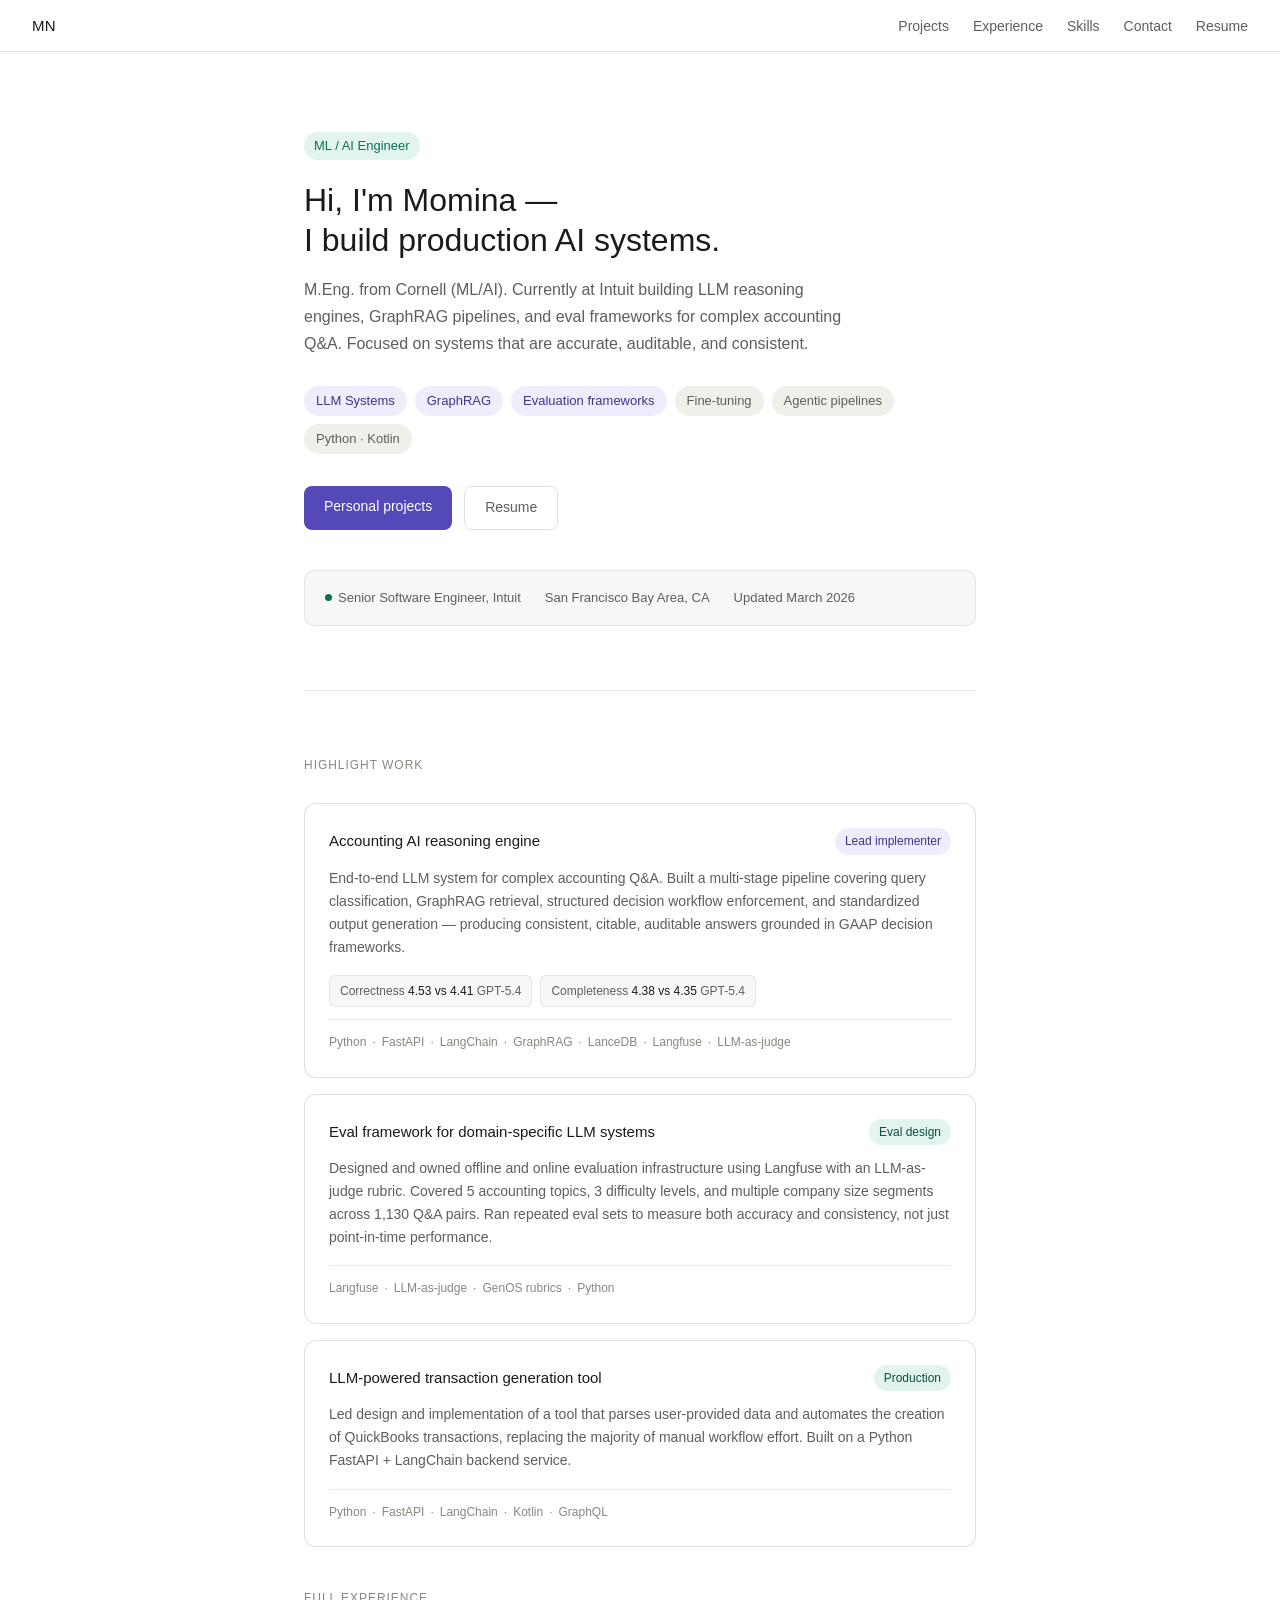
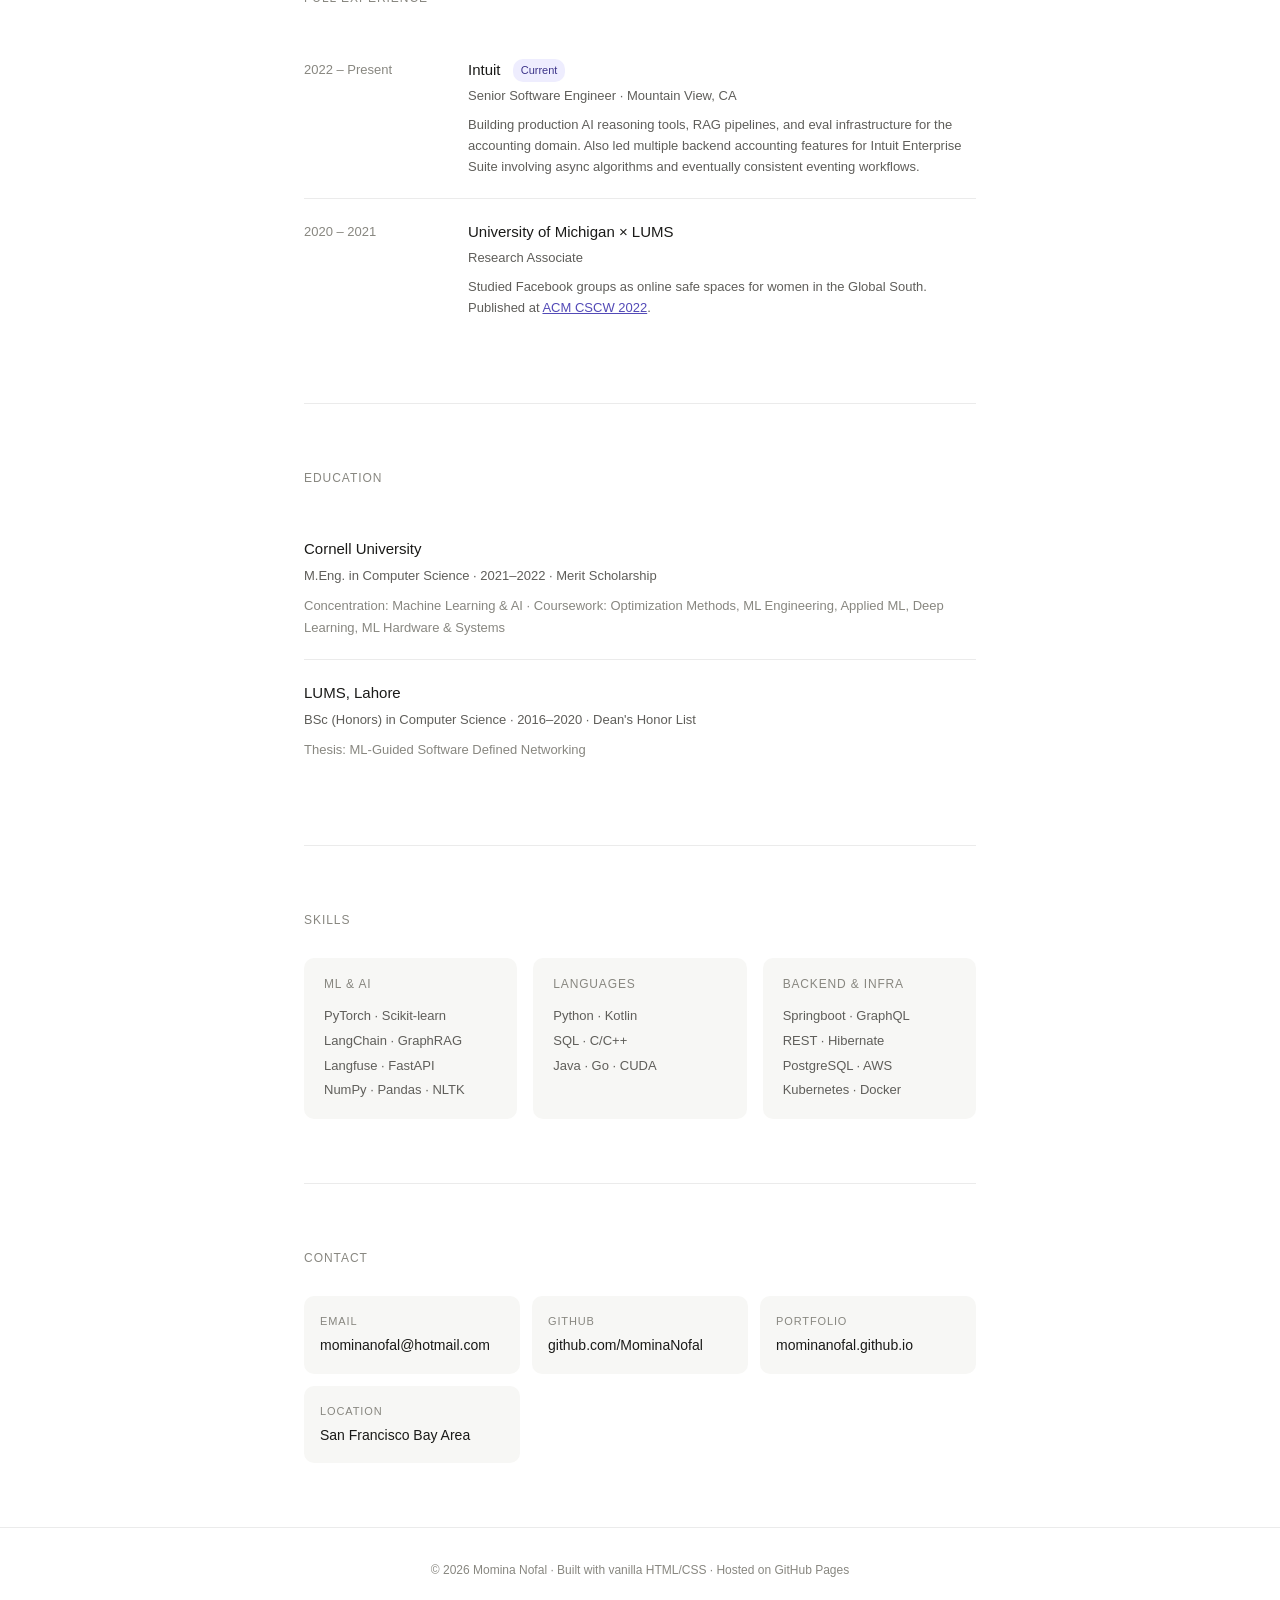
<file: index.html>
<!DOCTYPE html>
<html lang="en">
<head>
<meta charset="UTF-8">
<meta name="viewport" content="width=device-width, initial-scale=1.0">
<title>Momina Nofal — ML/AI Engineer</title>
<style>
  *, *::before, *::after { box-sizing: border-box; margin: 0; padding: 0; }
  :root {
    --bg: #ffffff; --bg2: #f7f7f5; --bg3: #f0efe9;
    --text: #1a1a18; --text2: #5f5e5a; --text3: #888780;
    --border: rgba(0,0,0,0.12); --border2: rgba(0,0,0,0.08);
    --accent: #534AB7; --accent-bg: #EEEDFE; --accent-text: #3C3489;
    --teal: #0F6E56; --teal-bg: #E1F5EE; --teal-text: #085041;
    --tag-bg: #f0efe9; --tag-text: #5f5e5a;
  }
  @media (prefers-color-scheme: dark) {
    :root {
      --bg: #1c1c1a; --bg2: #242422; --bg3: #2c2c2a;
      --text: #f0efe9; --text2: #b4b2a9; --text3: #888780;
      --border: rgba(255,255,255,0.1); --border2: rgba(255,255,255,0.06);
      --accent: #AFA9EC; --accent-bg: #26215C; --accent-text: #CECBF6;
      --teal: #5DCAA5; --teal-bg: #04342C; --teal-text: #9FE1CB;
      --tag-bg: #2c2c2a; --tag-text: #b4b2a9;
    }
  }
  body { font-family: -apple-system, BlinkMacSystemFont, 'Segoe UI', sans-serif; background: var(--bg); color: var(--text); font-size: 15px; line-height: 1.7; }
  nav { position: sticky; top: 0; background: var(--bg); border-bottom: 0.5px solid var(--border); z-index: 100; padding: 0 2rem; display: flex; align-items: center; justify-content: space-between; height: 52px; }
  .nav-logo { font-weight: 500; font-size: 15px; text-decoration: none; color: var(--text); letter-spacing: 0.02em; }
  .nav-links { display: flex; gap: 1.5rem; list-style: none; }
  .nav-links a { text-decoration: none; color: var(--text2); font-size: 14px; transition: color 0.15s; }
  .nav-links a:hover { color: var(--text); }
  main { max-width: 720px; margin: 0 auto; padding: 0 1.5rem; }
  section { padding: 4rem 0; border-bottom: 0.5px solid var(--border2); }
  section:last-child { border-bottom: none; }

  /* Hero */
  .hero { padding-top: 5rem; padding-bottom: 4rem; }
  .hero-label { font-size: 13px; color: var(--teal); background: var(--teal-bg); padding: 3px 10px; border-radius: 20px; display: inline-block; margin-bottom: 1.25rem; font-weight: 500; }
  .hero h1 { font-size: 2rem; font-weight: 500; line-height: 1.25; margin-bottom: 1rem; color: var(--text); }
  .hero-sub { font-size: 16px; color: var(--text2); margin-bottom: 1.75rem; max-width: 560px; line-height: 1.7; }
  .tag-row { display: flex; flex-wrap: wrap; gap: 8px; margin-bottom: 2rem; }
  .tag { background: var(--tag-bg); color: var(--tag-text); font-size: 13px; padding: 4px 12px; border-radius: 20px; }
  .tag.accent { background: var(--accent-bg); color: var(--accent-text); }
  .btn-row { display: flex; gap: 12px; flex-wrap: wrap; }
  .btn { display: inline-block; padding: 9px 20px; border-radius: 8px; font-size: 14px; font-weight: 500; text-decoration: none; transition: opacity 0.15s; }
  .btn-primary { background: var(--accent); color: #fff; }
  .btn-primary:hover { opacity: 0.88; }
  .btn-secondary { border: 0.5px solid var(--border); color: var(--text2); }
  .btn-secondary:hover { background: var(--bg2); }
  .status-bar { margin-top: 2.5rem; padding: 1rem 1.25rem; background: var(--bg2); border-radius: 10px; border: 0.5px solid var(--border2); font-size: 13px; color: var(--text2); display: flex; gap: 1.5rem; flex-wrap: wrap; }
  .status-item { display: flex; align-items: center; gap: 6px; }
  .dot { width: 7px; height: 7px; border-radius: 50%; background: var(--teal); display: inline-block; }

  /* Highlight work */
  .section-label { font-size: 12px; font-weight: 500; letter-spacing: 0.08em; color: var(--text3); text-transform: uppercase; margin-bottom: 1.75rem; }
  .work-card { background: var(--bg); border: 0.5px solid var(--border); border-radius: 12px; padding: 1.5rem; margin-bottom: 1rem; }
  .work-card-header { display: flex; justify-content: space-between; align-items: flex-start; gap: 1rem; margin-bottom: 0.75rem; flex-wrap: wrap; }
  .work-title { font-size: 15px; font-weight: 500; color: var(--text); }
  .work-badge { font-size: 12px; padding: 3px 10px; border-radius: 20px; background: var(--accent-bg); color: var(--accent-text); white-space: nowrap; font-weight: 500; }
  .work-badge.teal { background: var(--teal-bg); color: var(--teal-text); }
  .work-desc { font-size: 14px; color: var(--text2); margin-bottom: 1rem; line-height: 1.65; }
  .work-metrics { display: flex; flex-wrap: wrap; gap: 8px; }
  .metric { background: var(--bg2); border-radius: 6px; padding: 5px 10px; font-size: 12px; color: var(--text2); border: 0.5px solid var(--border2); }
  .metric strong { color: var(--text); font-weight: 500; }
  .work-stack { display: flex; flex-wrap: wrap; gap: 6px; margin-top: 0.75rem; padding-top: 0.75rem; border-top: 0.5px solid var(--border2); }
  .stack-tag { font-size: 12px; color: var(--text3); }
  .stack-tag:not(:last-child)::after { content: '·'; margin-left: 6px; }

  /* Timeline */
  .timeline { list-style: none; }
  .timeline-item { display: grid; grid-template-columns: 140px 1fr; gap: 1.5rem; padding: 1.25rem 0; border-bottom: 0.5px solid var(--border2); }
  .timeline-item:last-child { border-bottom: none; }
  .timeline-date { font-size: 13px; color: var(--text3); padding-top: 2px; }
  .timeline-content h3 { font-size: 15px; font-weight: 500; margin-bottom: 3px; }
  .timeline-content .tl-sub { font-size: 13px; color: var(--text2); margin-bottom: 0.5rem; }
  .timeline-content p { font-size: 13px; color: var(--text2); line-height: 1.6; }
  .tl-badge { display: inline-block; font-size: 11px; padding: 2px 8px; border-radius: 10px; background: var(--accent-bg); color: var(--accent-text); margin-left: 8px; font-weight: 500; vertical-align: middle; }

  /* Skills */
  .skills-grid { display: grid; grid-template-columns: repeat(auto-fit, minmax(200px, 1fr)); gap: 1rem; }
  .skill-group { background: var(--bg2); border-radius: 10px; padding: 1rem 1.25rem; }
  .skill-group-label { font-size: 12px; font-weight: 500; color: var(--text3); text-transform: uppercase; letter-spacing: 0.07em; margin-bottom: 0.6rem; }
  .skill-list { font-size: 13px; color: var(--text2); line-height: 1.9; }

  /* Education */
  .edu-item { padding: 1.25rem 0; border-bottom: 0.5px solid var(--border2); }
  .edu-item:last-child { border-bottom: none; }
  .edu-school { font-size: 15px; font-weight: 500; }
  .edu-meta { font-size: 13px; color: var(--text2); margin: 3px 0 0.5rem; }
  .edu-detail { font-size: 13px; color: var(--text3); }

  /* Contact */
  .contact-grid { display: grid; grid-template-columns: repeat(auto-fit, minmax(180px, 1fr)); gap: 0.75rem; }
  .contact-item { display: flex; flex-direction: column; gap: 3px; padding: 1rem; background: var(--bg2); border-radius: 10px; }
  .contact-label { font-size: 11px; text-transform: uppercase; letter-spacing: 0.08em; color: var(--text3); font-weight: 500; }
  .contact-value { font-size: 14px; color: var(--text); text-decoration: none; }
  .contact-value:hover { color: var(--accent); }

  footer { text-align: center; padding: 2rem; font-size: 12px; color: var(--text3); border-top: 0.5px solid var(--border2); }

  @media (max-width: 540px) {
    nav { padding: 0 1rem; }
    .nav-links { gap: 1rem; }
    .hero h1 { font-size: 1.6rem; }
    .timeline-item { grid-template-columns: 1fr; gap: 0.25rem; }
    .timeline-date { font-size: 12px; }
  }
</style>
</head>
<body>

<nav>
  <a class="nav-logo" href="index.html">MN</a>
  <ul class="nav-links">
    <li><a href="projects.html">Projects</a></li>
    <li><a href="#experience">Experience</a></li>
    <li><a href="#skills">Skills</a></li>
    <li><a href="#contact">Contact</a></li>
    <li><a href="Resume-mominanofal.pdf">Resume</a></li>
  </ul>
</nav>

<main>

  <section class="hero">
    <div class="hero-label">ML / AI Engineer</div>
    <h1>Hi, I'm Momina —<br>I build production AI systems.</h1>
    <p class="hero-sub">M.Eng. from Cornell (ML/AI). Currently at Intuit building LLM reasoning engines, GraphRAG pipelines, and eval frameworks for complex accounting Q&amp;A. Focused on systems that are accurate, auditable, and consistent.</p>
    <div class="tag-row">
      <span class="tag accent">LLM Systems</span>
      <span class="tag accent">GraphRAG</span>
      <span class="tag accent">Evaluation frameworks</span>
      <span class="tag">Fine-tuning</span>
      <span class="tag">Agentic pipelines</span>
      <span class="tag">Python · Kotlin</span>
    </div>
    <div class="btn-row">
      <a href="projects.html" class="btn btn-primary">Personal projects</a>
      <a href="Resume-mominanofal.pdf" class="btn btn-secondary">Resume</a>
    </div>
    <div class="status-bar">
      <span class="status-item"><span class="dot"></span> Senior Software Engineer, Intuit</span>
      <span class="status-item">San Francisco Bay Area, CA</span>
      <span class="status-item">Updated March 2026</span>
    </div>
  </section>

  <section id="experience">
    <div class="section-label">Highlight work</div>

    <div class="work-card">
      <div class="work-card-header">
        <span class="work-title">Accounting AI reasoning engine</span>
        <span class="work-badge">Lead implementer</span>
      </div>
      <p class="work-desc">End-to-end LLM system for complex accounting Q&amp;A. Built a multi-stage pipeline covering query classification, GraphRAG retrieval, structured decision workflow enforcement, and standardized output generation — producing consistent, citable, auditable answers grounded in GAAP decision frameworks.</p>
      <div class="work-metrics">
        <div class="metric">Correctness <strong>4.53 vs 4.41</strong> GPT-5.4</div>
        <div class="metric">Completeness <strong>4.38 vs 4.35</strong> GPT-5.4</div>
      </div>
      <div class="work-stack">
        <span class="stack-tag">Python</span>
        <span class="stack-tag">FastAPI</span>
        <span class="stack-tag">LangChain</span>
        <span class="stack-tag">GraphRAG</span>
        <span class="stack-tag">LanceDB</span>
        <span class="stack-tag">Langfuse</span>
        <span class="stack-tag">LLM-as-judge</span>
      </div>
    </div>

    <div class="work-card">
      <div class="work-card-header">
        <span class="work-title">Eval framework for domain-specific LLM systems</span>
        <span class="work-badge teal">Eval design</span>
      </div>
      <p class="work-desc">Designed and owned offline and online evaluation infrastructure using Langfuse with an LLM-as-judge rubric. Covered 5 accounting topics, 3 difficulty levels, and multiple company size segments across 1,130 Q&amp;A pairs. Ran repeated eval sets to measure both accuracy and consistency, not just point-in-time performance.</p>
      <div class="work-stack">
        <span class="stack-tag">Langfuse</span>
        <span class="stack-tag">LLM-as-judge</span>
        <span class="stack-tag">GenOS rubrics</span>
        <span class="stack-tag">Python</span>
      </div>
    </div>

    <div class="work-card">
      <div class="work-card-header">
        <span class="work-title">LLM-powered transaction generation tool</span>
        <span class="work-badge teal">Production</span>
      </div>
      <p class="work-desc">Led design and implementation of a tool that parses user-provided data and automates the creation of QuickBooks transactions, replacing the majority of manual workflow effort. Built on a Python FastAPI + LangChain backend service.</p>
      <div class="work-stack">
        <span class="stack-tag">Python</span>
        <span class="stack-tag">FastAPI</span>
        <span class="stack-tag">LangChain</span>
        <span class="stack-tag">Kotlin</span>
        <span class="stack-tag">GraphQL</span>
      </div>
    </div>

    <br>
    <div class="section-label">Full experience</div>
    <ul class="timeline">
      <li class="timeline-item">
        <span class="timeline-date">2022 – Present</span>
        <div class="timeline-content">
          <h3>Intuit <span class="tl-badge">Current</span></h3>
          <div class="tl-sub">Senior Software Engineer · Mountain View, CA</div>
          <p>Building production AI reasoning tools, RAG pipelines, and eval infrastructure for the accounting domain. Also led multiple backend accounting features for Intuit Enterprise Suite involving async algorithms and eventually consistent eventing workflows.</p>
        </div>
      </li>
      <li class="timeline-item">
        <span class="timeline-date">2020 – 2021</span>
        <div class="timeline-content">
          <h3>University of Michigan × LUMS</h3>
          <div class="tl-sub">Research Associate</div>
          <p>Studied Facebook groups as online safe spaces for women in the Global South. Published at <a href="https://dl.acm.org/doi/10.1145/3555204" style="color: var(--accent);">ACM CSCW 2022</a>.</p>
        </div>
      </li>
    </ul>
  </section>

  <section id="education">
    <div class="section-label">Education</div>
    <div class="edu-item">
      <div class="edu-school">Cornell University</div>
      <div class="edu-meta">M.Eng. in Computer Science · 2021–2022 · Merit Scholarship</div>
      <div class="edu-detail">Concentration: Machine Learning &amp; AI · Coursework: Optimization Methods, ML Engineering, Applied ML, Deep Learning, ML Hardware &amp; Systems</div>
    </div>
    <div class="edu-item">
      <div class="edu-school">LUMS, Lahore</div>
      <div class="edu-meta">BSc (Honors) in Computer Science · 2016–2020 · Dean's Honor List</div>
      <div class="edu-detail">Thesis: ML-Guided Software Defined Networking</div>
    </div>
  </section>

  <section id="skills">
    <div class="section-label">Skills</div>
    <div class="skills-grid">
      <div class="skill-group">
        <div class="skill-group-label">ML &amp; AI</div>
        <div class="skill-list">PyTorch · Scikit-learn<br>LangChain · GraphRAG<br>Langfuse · FastAPI<br>NumPy · Pandas · NLTK</div>
      </div>
      <div class="skill-group">
        <div class="skill-group-label">Languages</div>
        <div class="skill-list">Python · Kotlin<br>SQL · C/C++<br>Java · Go · CUDA</div>
      </div>
      <div class="skill-group">
        <div class="skill-group-label">Backend &amp; Infra</div>
        <div class="skill-list">Springboot · GraphQL<br>REST · Hibernate<br>PostgreSQL · AWS<br>Kubernetes · Docker</div>
      </div>
    </div>
  </section>

  <section id="contact">
    <div class="section-label">Contact</div>
    <div class="contact-grid">
      <div class="contact-item">
        <span class="contact-label">Email</span>
        <a class="contact-value" href="mailto:mominanofal@hotmail.com">mominanofal@hotmail.com</a>
      </div>
      <div class="contact-item">
        <span class="contact-label">GitHub</span>
        <a class="contact-value" href="https://github.com/MominaNofal">github.com/MominaNofal</a>
      </div>
      <div class="contact-item">
        <span class="contact-label">Portfolio</span>
        <a class="contact-value" href="https://mominanofal.github.io">mominanofal.github.io</a>
      </div>
      <div class="contact-item">
        <span class="contact-label">Location</span>
        <span class="contact-value">San Francisco Bay Area</span>
      </div>
    </div>
  </section>

</main>

<footer>© 2026 Momina Nofal · Built with vanilla HTML/CSS · Hosted on GitHub Pages</footer>

</body>
</html>
</file>
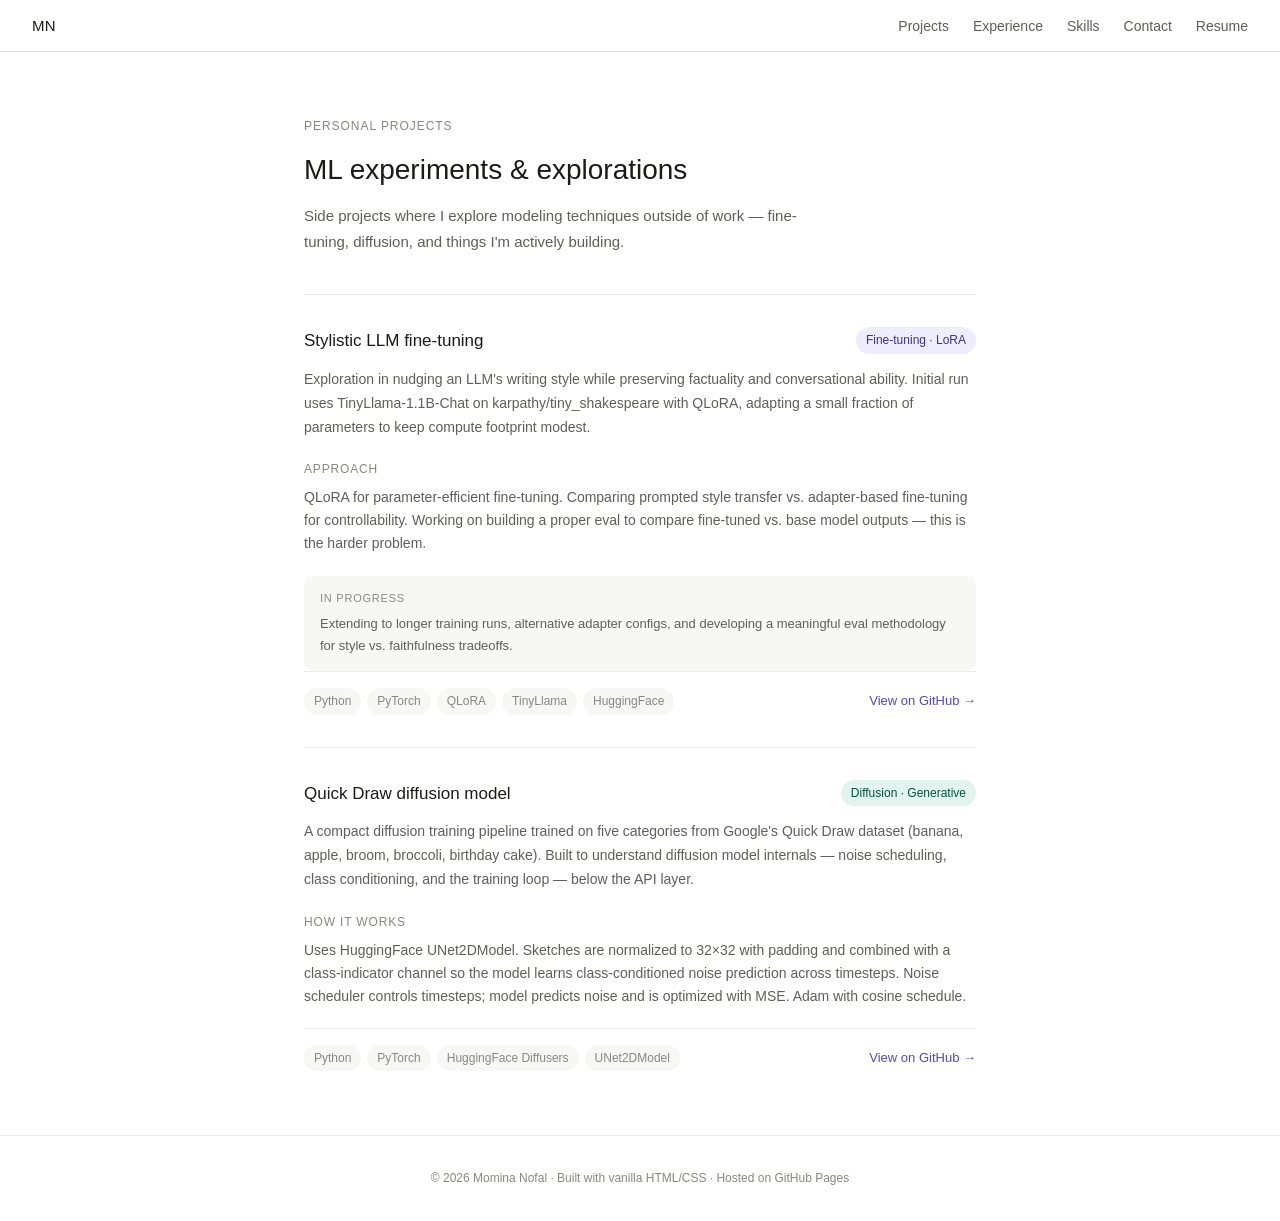
<file: projects.html>
<!DOCTYPE html>
<html lang="en">
<head>
<meta charset="UTF-8">
<meta name="viewport" content="width=device-width, initial-scale=1.0">
<title>Projects — Momina Nofal</title>
<style>
  *, *::before, *::after { box-sizing: border-box; margin: 0; padding: 0; }
  :root {
    --bg: #ffffff; --bg2: #f7f7f5; --bg3: #f0efe9;
    --text: #1a1a18; --text2: #5f5e5a; --text3: #888780;
    --border: rgba(0,0,0,0.12); --border2: rgba(0,0,0,0.08);
    --accent: #534AB7; --accent-bg: #EEEDFE; --accent-text: #3C3489;
    --teal: #0F6E56; --teal-bg: #E1F5EE; --teal-text: #085041;
    --tag-bg: #f0efe9; --tag-text: #5f5e5a;
  }
  @media (prefers-color-scheme: dark) {
    :root {
      --bg: #1c1c1a; --bg2: #242422; --bg3: #2c2c2a;
      --text: #f0efe9; --text2: #b4b2a9; --text3: #888780;
      --border: rgba(255,255,255,0.1); --border2: rgba(255,255,255,0.06);
      --accent: #AFA9EC; --accent-bg: #26215C; --accent-text: #CECBF6;
      --teal: #5DCAA5; --teal-bg: #04342C; --teal-text: #9FE1CB;
      --tag-bg: #2c2c2a; --tag-text: #b4b2a9;
    }
  }
  body { font-family: -apple-system, BlinkMacSystemFont, 'Segoe UI', sans-serif; background: var(--bg); color: var(--text); font-size: 15px; line-height: 1.7; }
  nav { position: sticky; top: 0; background: var(--bg); border-bottom: 0.5px solid var(--border); z-index: 100; padding: 0 2rem; display: flex; align-items: center; justify-content: space-between; height: 52px; }
  .nav-logo { font-weight: 500; font-size: 15px; text-decoration: none; color: var(--text); letter-spacing: 0.02em; }
  .nav-links { display: flex; gap: 1.5rem; list-style: none; }
  .nav-links a { text-decoration: none; color: var(--text2); font-size: 14px; transition: color 0.15s; }
  .nav-links a:hover { color: var(--text); }
  main { max-width: 720px; margin: 0 auto; padding: 0 1.5rem; }

  .page-header { padding: 4rem 0 2.5rem; border-bottom: 0.5px solid var(--border2); }
  .section-label { font-size: 12px; font-weight: 500; letter-spacing: 0.08em; color: var(--text3); text-transform: uppercase; margin-bottom: 0.6rem; }
  .page-header h1 { font-size: 1.75rem; font-weight: 500; margin-bottom: 0.6rem; }
  .page-header p { font-size: 15px; color: var(--text2); max-width: 520px; }

  .project-card { padding: 2rem 0; border-bottom: 0.5px solid var(--border2); }
  .project-card:last-child { border-bottom: none; padding-bottom: 4rem; }
  .project-header { display: flex; justify-content: space-between; align-items: flex-start; gap: 1rem; margin-bottom: 0.75rem; flex-wrap: wrap; }
  .project-title { font-size: 17px; font-weight: 500; }
  .project-badge { font-size: 12px; padding: 3px 10px; border-radius: 20px; font-weight: 500; white-space: nowrap; }
  .badge-purple { background: var(--accent-bg); color: var(--accent-text); }
  .badge-teal { background: var(--teal-bg); color: var(--teal-text); }
  .project-desc { font-size: 14px; color: var(--text2); margin-bottom: 1.25rem; line-height: 1.7; }
  .project-detail { margin-bottom: 1.25rem; }
  .detail-label { font-size: 12px; text-transform: uppercase; letter-spacing: 0.07em; color: var(--text3); font-weight: 500; margin-bottom: 0.4rem; }
  .detail-text { font-size: 14px; color: var(--text2); line-height: 1.65; }
  .project-footer { display: flex; align-items: center; justify-content: space-between; flex-wrap: wrap; gap: 0.75rem; padding-top: 1rem; border-top: 0.5px solid var(--border2); }
  .stack-row { display: flex; flex-wrap: wrap; gap: 6px; }
  .stack-tag { font-size: 12px; background: var(--bg2); padding: 3px 10px; border-radius: 20px; color: var(--text3); }
  .project-link { font-size: 13px; color: var(--accent); text-decoration: none; font-weight: 500; }
  .project-link:hover { opacity: 0.8; }
  .next-steps { background: var(--bg2); border-radius: 10px; padding: 0.85rem 1rem; margin-top: 1rem; }
  .next-steps-label { font-size: 11px; font-weight: 500; text-transform: uppercase; letter-spacing: 0.07em; color: var(--text3); margin-bottom: 0.35rem; }
  .next-steps-text { font-size: 13px; color: var(--text2); }

  footer { text-align: center; padding: 2rem; font-size: 12px; color: var(--text3); border-top: 0.5px solid var(--border2); }

  @media (max-width: 540px) {
    nav { padding: 0 1rem; }
    .nav-links { gap: 1rem; }
  }
</style>
</head>
<body>

<nav>
  <a class="nav-logo" href="index.html">MN</a>
  <ul class="nav-links">
    <li><a href="projects.html">Projects</a></li>
    <li><a href="index.html#experience">Experience</a></li>
    <li><a href="index.html#skills">Skills</a></li>
    <li><a href="index.html#contact">Contact</a></li>
    <li><a href="Resume-mominanofal.pdf">Resume</a></li>
  </ul>
</nav>

<main>

  <div class="page-header">
    <div class="section-label">Personal projects</div>
    <h1>ML experiments &amp; explorations</h1>
    <p>Side projects where I explore modeling techniques outside of work — fine-tuning, diffusion, and things I'm actively building.</p>
  </div>

  <div class="project-card">
    <div class="project-header">
      <span class="project-title">Stylistic LLM fine-tuning</span>
      <span class="project-badge badge-purple">Fine-tuning · LoRA</span>
    </div>
    <p class="project-desc">Exploration in nudging an LLM's writing style while preserving factuality and conversational ability. Initial run uses TinyLlama-1.1B-Chat on karpathy/tiny_shakespeare with QLoRA, adapting a small fraction of parameters to keep compute footprint modest.</p>
    <div class="project-detail">
      <div class="detail-label">Approach</div>
      <div class="detail-text">QLoRA for parameter-efficient fine-tuning. Comparing prompted style transfer vs. adapter-based fine-tuning for controllability. Working on building a proper eval to compare fine-tuned vs. base model outputs — this is the harder problem.</div>
    </div>
    <div class="next-steps">
      <div class="next-steps-label">In progress</div>
      <div class="next-steps-text">Extending to longer training runs, alternative adapter configs, and developing a meaningful eval methodology for style vs. faithfulness tradeoffs.</div>
    </div>
    <div class="project-footer">
      <div class="stack-row">
        <span class="stack-tag">Python</span>
        <span class="stack-tag">PyTorch</span>
        <span class="stack-tag">QLoRA</span>
        <span class="stack-tag">TinyLlama</span>
        <span class="stack-tag">HuggingFace</span>
      </div>
      <a class="project-link" href="https://github.com/MominaNofal/stylistic-fine-tuning">View on GitHub →</a>
    </div>
  </div>

  <div class="project-card">
    <div class="project-header">
      <span class="project-title">Quick Draw diffusion model</span>
      <span class="project-badge badge-teal">Diffusion · Generative</span>
    </div>
    <p class="project-desc">A compact diffusion training pipeline trained on five categories from Google's Quick Draw dataset (banana, apple, broom, broccoli, birthday cake). Built to understand diffusion model internals — noise scheduling, class conditioning, and the training loop — below the API layer.</p>
    <div class="project-detail">
      <div class="detail-label">How it works</div>
      <div class="detail-text">Uses HuggingFace UNet2DModel. Sketches are normalized to 32×32 with padding and combined with a class-indicator channel so the model learns class-conditioned noise prediction across timesteps. Noise scheduler controls timesteps; model predicts noise and is optimized with MSE. Adam with cosine schedule.</div>
    </div>
    <div class="project-footer">
      <div class="stack-row">
        <span class="stack-tag">Python</span>
        <span class="stack-tag">PyTorch</span>
        <span class="stack-tag">HuggingFace Diffusers</span>
        <span class="stack-tag">UNet2DModel</span>
      </div>
      <a class="project-link" href="https://github.com/MominaNofal/quick-draw-diffusion">View on GitHub →</a>
    </div>
  </div>

</main>

<footer>© 2026 Momina Nofal · Built with vanilla HTML/CSS · Hosted on GitHub Pages</footer>

</body>
</html>
</file>
